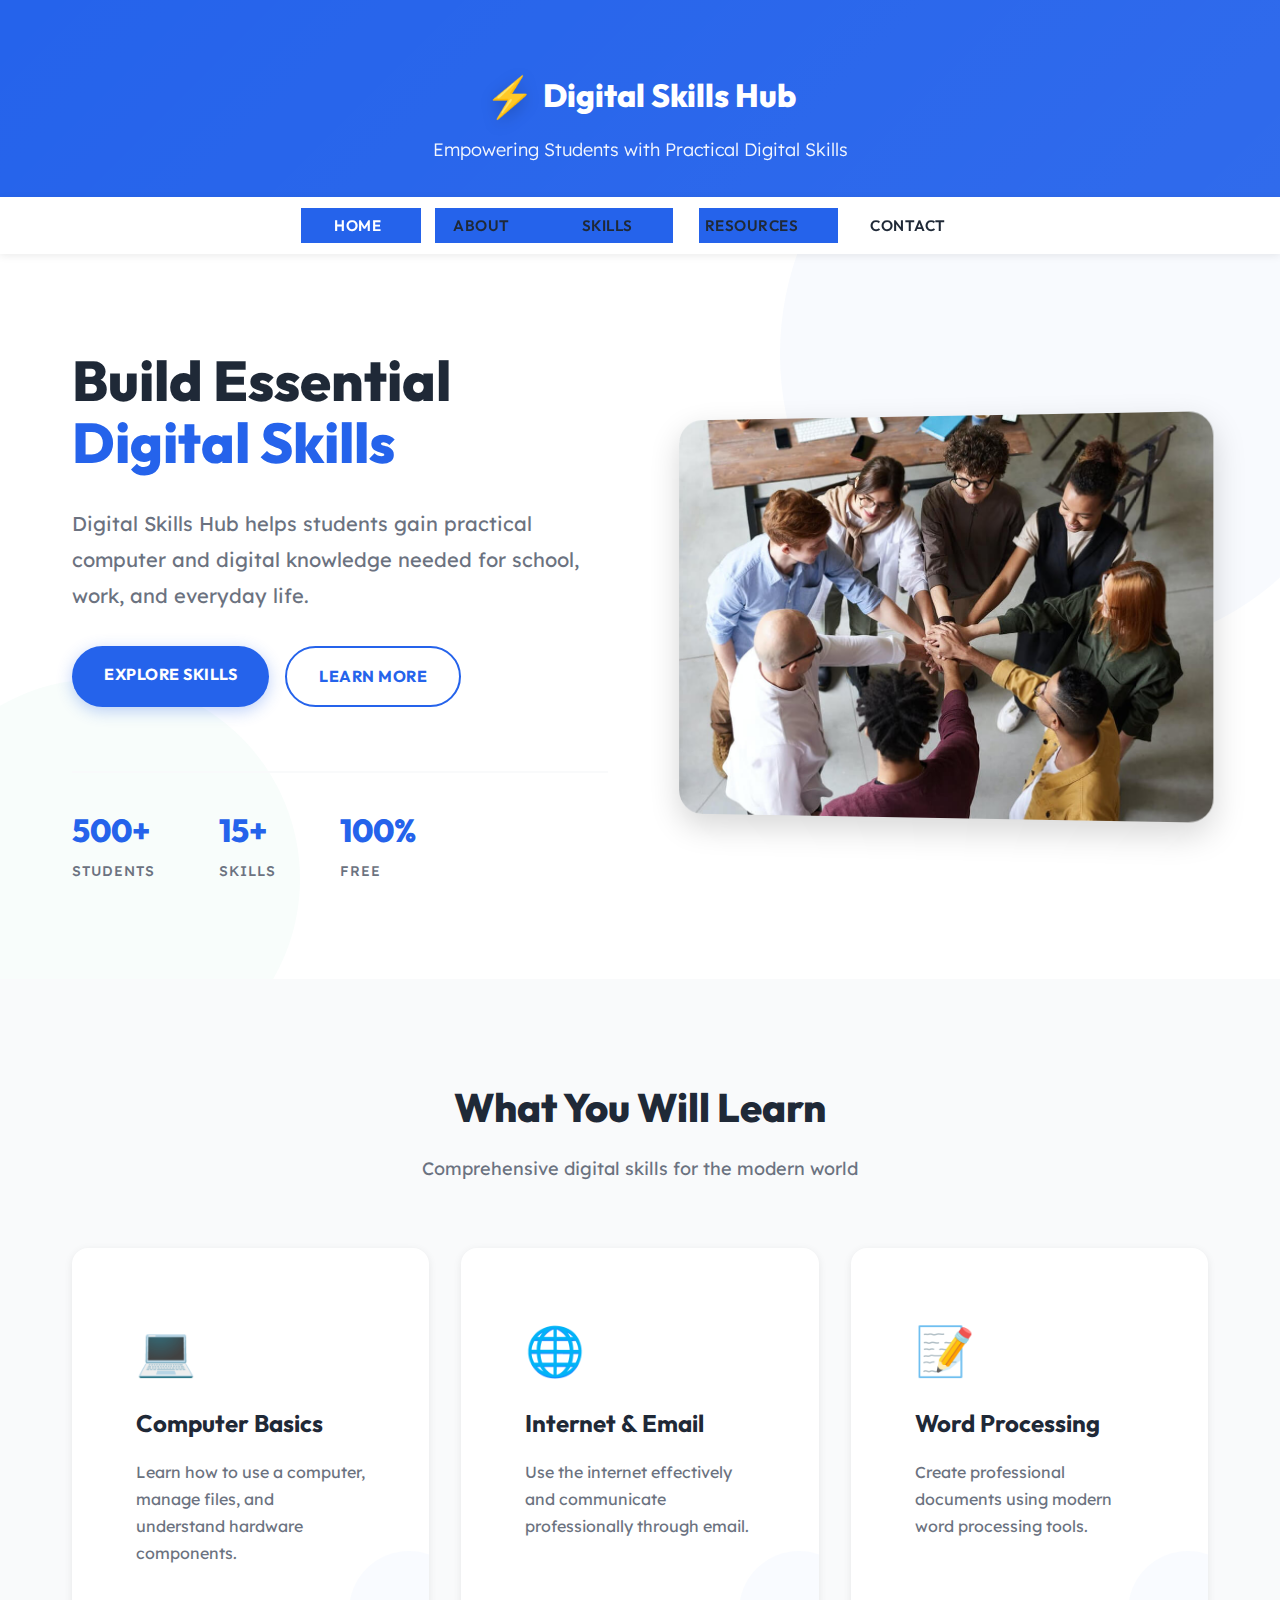
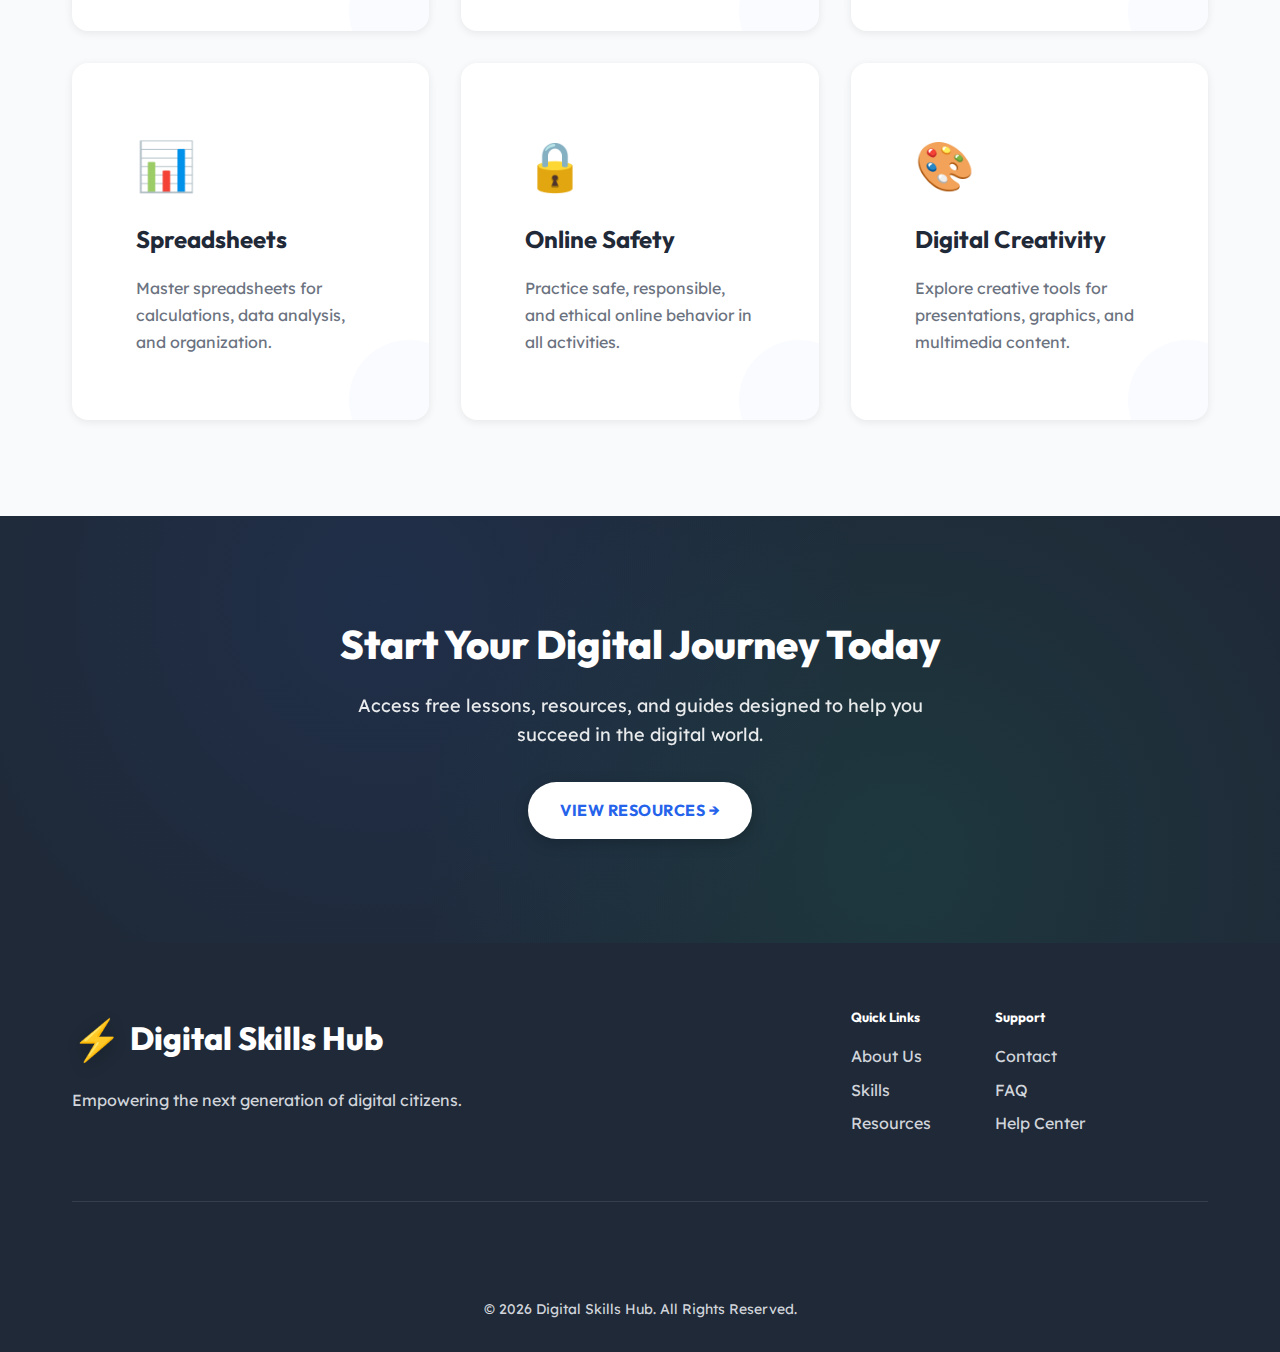
<file: index.html>
<!DOCTYPE html>
<html lang="en">
<head>
    <meta charset="UTF-8">
    <meta name="viewport" content="width=device-width, initial-scale=1.0">
    <title>Digital Skills Hub | Empowering Your Digital Future</title>
    <link rel="stylesheet" href="style.css">
    <link rel="preconnect" href="https://fonts.googleapis.com">
    <link rel="preconnect" href="https://fonts.gstatic.com" crossorigin>
    <link href="https://fonts.googleapis.com/css2?family=Outfit:wght@400;600;700;800&family=Lexend:wght@300;400;500&display=swap" rel="stylesheet">
</head>
<body>

<!-- HEADER -->
<header class="site-header">
    <div class="container">
        <div class="logo">
            <span class="logo-icon">⚡</span>
            <span class="logo-text">Digital Skills Hub</span>
        </div>
        <p class="tagline">Empowering Students with Practical Digital Skills</p>
    </div>
</header>

<!-- NAVIGATION -->
<nav class="navbar">
    <div class="container">
        <ul class="nav-links">
            <li><a href="index.html" class="active">Home</a></li>
            <li><a href="about.html">About</a></li>
            <li><a href="skills.html">Skills</a></li>
            <li><a href="resources.html">Resources</a></li>
            <li><a href="contact.html">Contact</a></li>
        </ul>
    </div>
</nav>

<!-- MAIN CONTENT -->
<main>

    <!-- HERO SECTION -->
    <section class="hero">
        <div class="hero-bg-shapes"></div>
        <div class="container hero-grid">
            <div class="hero-text">
                <h2 class="hero-title">Build Essential <span class="highlight">Digital Skills</span></h2>
                <p class="hero-description">
                    Digital Skills Hub helps students gain practical computer and
                    digital knowledge needed for school, work, and everyday life.
                </p>
                <div class="hero-buttons">
                    <a href="skills.html" class="btn btn-primary">Explore Skills</a>
                    <a href="about.html" class="btn btn-secondary">Learn More</a>
                </div>
                <div class="hero-stats">
                    <div class="stat-item">
                        <span class="stat-number">500+</span>
                        <span class="stat-label">Students</span>
                    </div>
                    <div class="stat-item">
                        <span class="stat-number">15+</span>
                        <span class="stat-label">Skills</span>
                    </div>
                    <div class="stat-item">
                        <span class="stat-number">100%</span>
                        <span class="stat-label">Free</span>
                    </div>
                </div>
            </div>

            <div class="hero-image">
                <div class="image-frame">
                    <img src="image-one.jpg" alt="Students learning digital skills">
                    <div class="image-decoration"></div>
                </div>
            </div>
        </div>
    </section>

    <!-- FEATURES -->
    <section class="features">
        <div class="container">
            <div class="section-header">
                <h3 class="section-title">What You Will Learn</h3>
                <p class="section-subtitle">Comprehensive digital skills for the modern world</p>
            </div>

            <div class="feature-grid">
                <div class="card" style="--delay: 0.1s">
                    <div class="card-icon">💻</div>
                    <h4>Computer Basics</h4>
                    <p>Learn how to use a computer, manage files, and understand hardware components.</p>
                    <div class="card-decoration"></div>
                </div>

                <div class="card" style="--delay: 0.2s">
                    <div class="card-icon">🌐</div>
                    <h4>Internet & Email</h4>
                    <p>Use the internet effectively and communicate professionally through email.</p>
                    <div class="card-decoration"></div>
                </div>

                <div class="card" style="--delay: 0.3s">
                    <div class="card-icon">📝</div>
                    <h4>Word Processing</h4>
                    <p>Create professional documents using modern word processing tools.</p>
                    <div class="card-decoration"></div>
                </div>

                <div class="card" style="--delay: 0.4s">
                    <div class="card-icon">📊</div>
                    <h4>Spreadsheets</h4>
                    <p>Master spreadsheets for calculations, data analysis, and organization.</p>
                    <div class="card-decoration"></div>
                </div>

                <div class="card" style="--delay: 0.5s">
                    <div class="card-icon">🔒</div>
                    <h4>Online Safety</h4>
                    <p>Practice safe, responsible, and ethical online behavior in all activities.</p>
                    <div class="card-decoration"></div>
                </div>

                <div class="card" style="--delay: 0.6s">
                    <div class="card-icon">🎨</div>
                    <h4>Digital Creativity</h4>
                    <p>Explore creative tools for presentations, graphics, and multimedia content.</p>
                    <div class="card-decoration"></div>
                </div>
            </div>
        </div>
    </section>

    <!-- CALL TO ACTION -->
    <section class="cta">
        <div class="cta-bg"></div>
        <div class="container">
            <div class="cta-content">
                <h3 class="cta-title">Start Your Digital Journey Today</h3>
                <p class="cta-text">Access free lessons, resources, and guides designed to help you succeed in the digital world.</p>
                <a href="resources.html" class="btn btn-light">View Resources →</a>
            </div>
        </div>
    </section>

</main>

<!-- FOOTER -->
<footer class="site-footer">
    <div class="container">
        <div class="footer-content">
            <div class="footer-brand">
                <div class="logo">
                    <span class="logo-icon">⚡</span>
                    <span class="logo-text">Digital Skills Hub</span>
                </div>
                <p>Empowering the next generation of digital citizens.</p>
            </div>
            <div class="footer-links">
                <div class="footer-column">
                    <h5>Quick Links</h5>
                    <ul>
                        <li><a href="about.html">About Us</a></li>
                        <li><a href="skills.html">Skills</a></li>
                        <li><a href="resources.html">Resources</a></li>
                    </ul>
                </div>
                <div class="footer-column">
                    <h5>Support</h5>
                    <ul>
                        <li><a href="contact.html">Contact</a></li>
                        <li><a href="#">FAQ</a></li>
                        <li><a href="#">Help Center</a></li>
                    </ul>
                </div>
            </div>
        </div>
        <div class="footer-bottom">
            <p>&copy; 2026 Digital Skills Hub. All Rights Reserved.</p>
        </div>
    </div>
</footer>

</body>
</html>
</file>
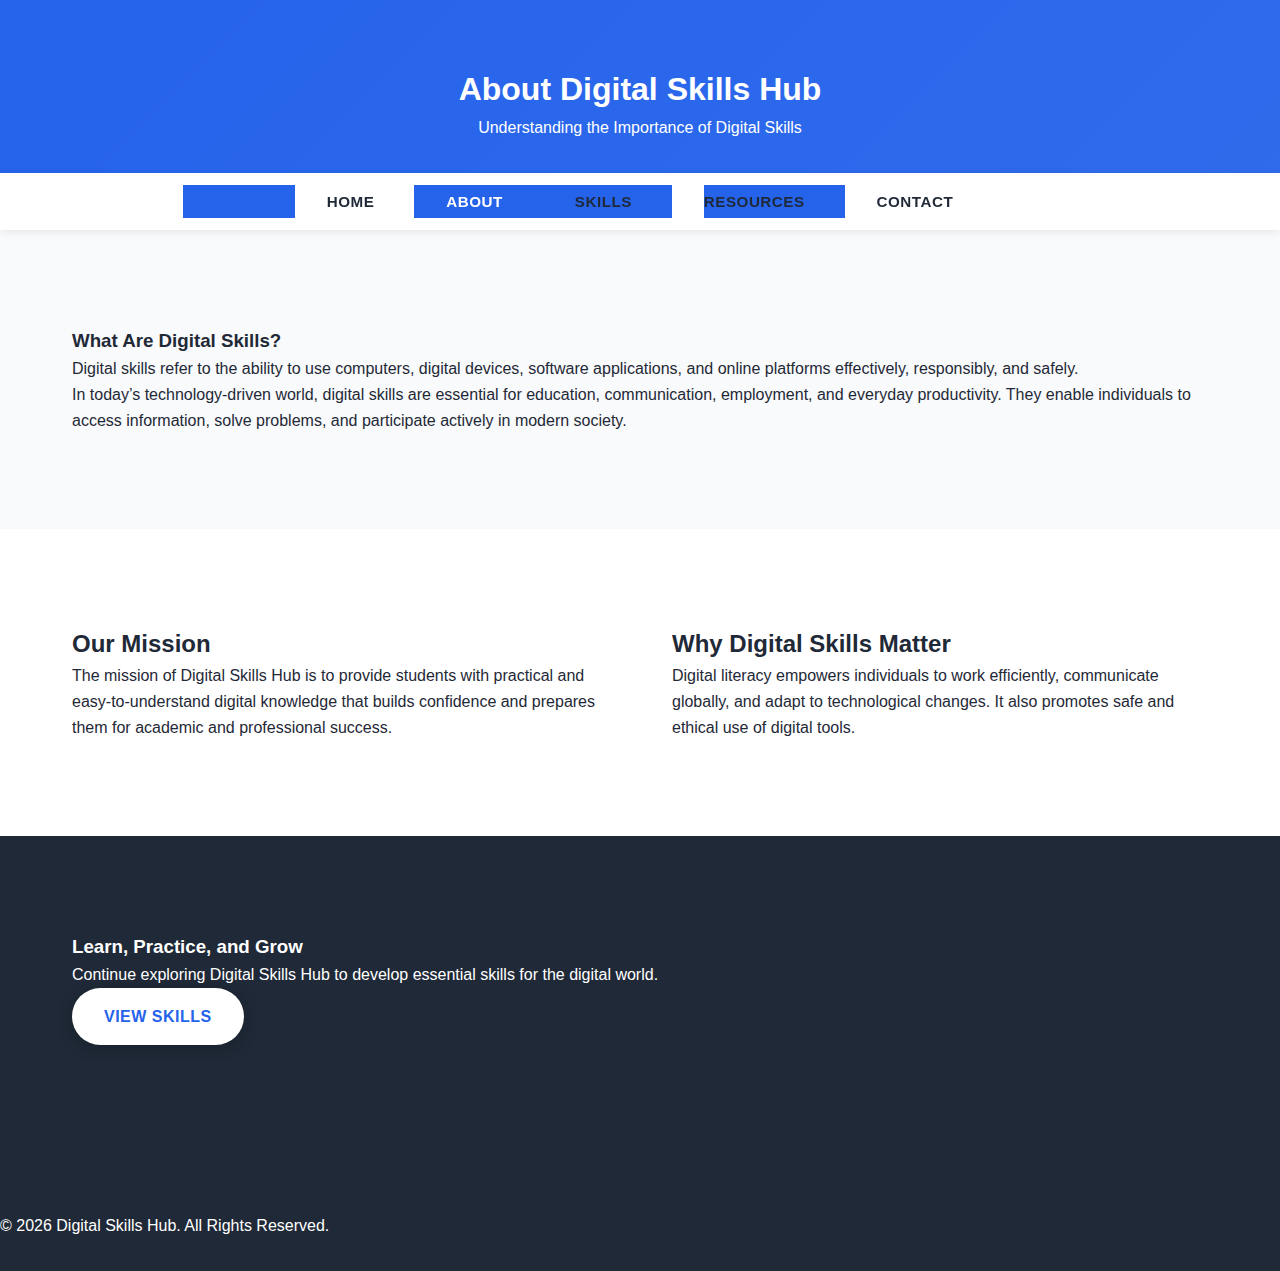
<file: about.html>
<!DOCTYPE html>
<html lang="en">
<head>
    <meta charset="UTF-8">
    <title>About | Digital Skills Hub</title>
    <link rel="stylesheet" href="style.css">
</head>
<body>

<!-- HEADER -->
<header class="site-header">
    <div class="container">
        <h1>About Digital Skills Hub</h1>
        <p>Understanding the Importance of Digital Skills</p>
    </div>
</header>

<!-- NAVIGATION -->
<nav class="navbar">
    <div class="container">
        <ul class="nav-links">
            <li><a href="index.html">Home</a></li>
            <li><a href="about.html" class="active">About</a></li>
            <li><a href="skills.html">Skills</a></li>
            <li><a href="resources.html">Resources</a></li>
            <li><a href="contact.html">Contact</a></li>
        </ul>
    </div>
</nav>

<!-- MAIN CONTENT -->
<main>

    <!-- ABOUT INTRO -->
    <section class="features">
        <div class="container">
            <h3>What Are Digital Skills?</h3>

            <p>
                Digital skills refer to the ability to use computers, digital devices,
                software applications, and online platforms effectively, responsibly,
                and safely.
            </p>

            <p>
                In today’s technology-driven world, digital skills are essential for
                education, communication, employment, and everyday productivity.
                They enable individuals to access information, solve problems, and
                participate actively in modern society.
            </p>
        </div>
    </section>

    <!-- MISSION SECTION -->
    <section class="hero">
        <div class="container hero-grid">
            <div class="hero-text">
                <h2>Our Mission</h2>
                <p>
                    The mission of Digital Skills Hub is to provide students with
                    practical and easy-to-understand digital knowledge that builds
                    confidence and prepares them for academic and professional success.
                </p>
            </div>

            <div class="hero-text">
                <h2>Why Digital Skills Matter</h2>
                <p>
                    Digital literacy empowers individuals to work efficiently,
                    communicate globally, and adapt to technological changes.
                    It also promotes safe and ethical use of digital tools.
                </p>
            </div>
        </div>
    </section>

    <!-- CTA -->
    <section class="cta">
        <div class="container">
            <h3>Learn, Practice, and Grow</h3>
            <p>
                Continue exploring Digital Skills Hub to develop essential skills
                for the digital world.
            </p>
            <a href="skills.html" class="btn btn-light">View Skills</a>
        </div>
    </section>

</main>

<!-- FOOTER -->
<footer class="site-footer">
    <p>&copy; 2026 Digital Skills Hub. All Rights Reserved.</p>
</footer>

</body>
</html>
</file>
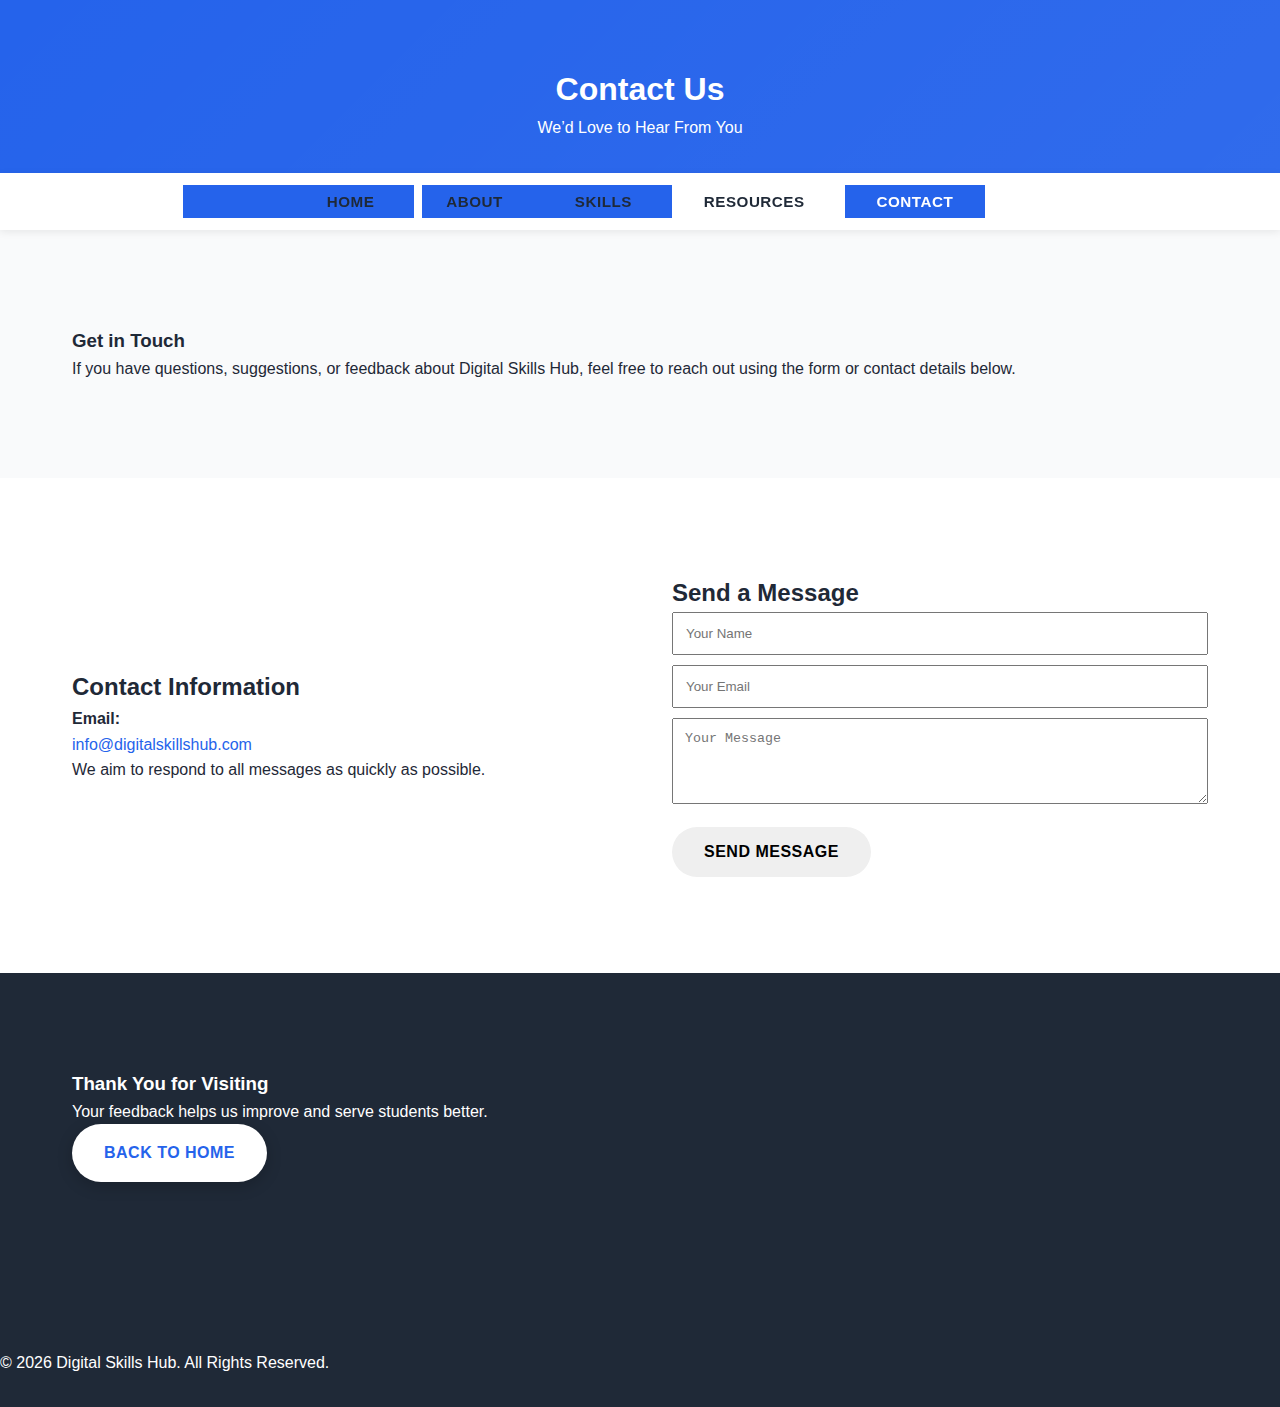
<file: contact.html>
<!DOCTYPE html>
<html lang="en">
<head>
    <meta charset="UTF-8">
    <title>Contact | Digital Skills Hub</title>
    <link rel="stylesheet" href="style.css">
</head>
<body>

<!-- HEADER -->
<header class="site-header">
    <div class="container">
        <h1>Contact Us</h1>
        <p>We’d Love to Hear From You</p>
    </div>
</header>

<!-- NAVIGATION -->
<nav class="navbar">
    <div class="container">
        <ul class="nav-links">
            <li><a href="index.html">Home</a></li>
            <li><a href="about.html">About</a></li>
            <li><a href="skills.html">Skills</a></li>
            <li><a href="resources.html">Resources</a></li>
            <li><a href="contact.html" class="active">Contact</a></li>
        </ul>
    </div>
</nav>

<!-- MAIN CONTENT -->
<main>

    <!-- INTRO -->
    <section class="features">
        <div class="container">
            <h3>Get in Touch</h3>
            <p>
                If you have questions, suggestions, or feedback about Digital Skills Hub,
                feel free to reach out using the form or contact details below.
            </p>
        </div>
    </section>

    <!-- CONTACT DETAILS + FORM -->
    <section class="hero">
        <div class="container hero-grid">

            <!-- CONTACT INFO -->
            <div class="hero-text">
                <h2>Contact Information</h2>
                <p>
                    <strong>Email:</strong><br>
                    <a href="mailto:info@digitalskillshub.com" style="color:#2563eb; text-decoration:none;">
                        info@digitalskillshub.com
                    </a>
                </p>

                <p>
                    We aim to respond to all messages as quickly as possible.
                </p>
            </div>

            <!-- CONTACT FORM -->
            <div class="hero-text">
                <h2>Send a Message</h2>

                <form>
                    <p>
                        <input type="text" placeholder="Your Name" required
                               style="width:100%; padding:12px; margin-bottom:10px;">
                    </p>

                    <p>
                        <input type="email" placeholder="Your Email" required
                               style="width:100%; padding:12px; margin-bottom:10px;">
                    </p>

                    <p>
                        <textarea placeholder="Your Message" rows="4" required
                                  style="width:100%; padding:12px; margin-bottom:15px;"></textarea>
                    </p>

                    <button type="submit" class="btn">
                        Send Message
                    </button>
                </form>
            </div>

        </div>
    </section>

    <!-- CTA -->
    <section class="cta">
        <div class="container">
            <h3>Thank You for Visiting</h3>
            <p>
                Your feedback helps us improve and serve students better.
            </p>
            <a href="index.html" class="btn btn-light">Back to Home</a>
        </div>
    </section>

</main>

<!-- FOOTER -->
<footer class="site-footer">
    <p>&copy; 2026 Digital Skills Hub. All Rights Reserved.</p>
</footer>

</body>
</html>
</file>
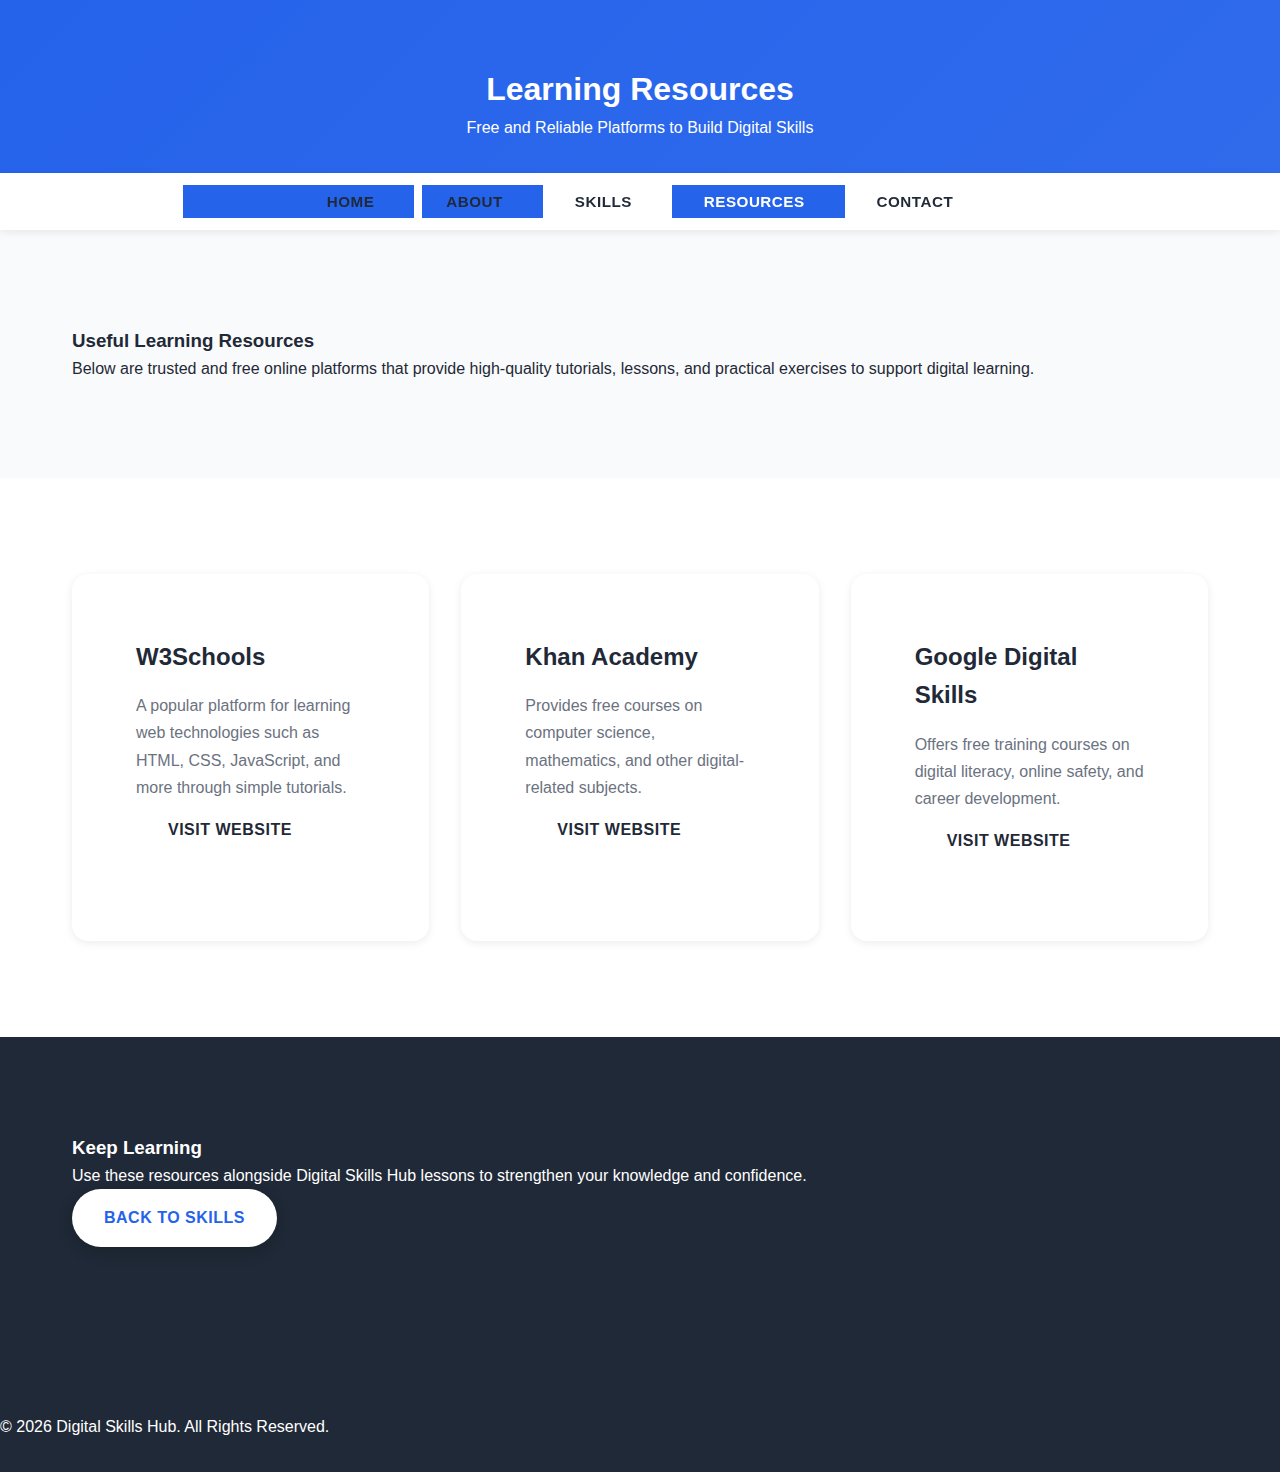
<file: resources.html>
<!DOCTYPE html>
<html lang="en">
<head>
    <meta charset="UTF-8">
    <title>Resources | Digital Skills Hub</title>
    <link rel="stylesheet" href="style.css">
</head>
<body>

<!-- HEADER -->
<header class="site-header">
    <div class="container">
        <h1>Learning Resources</h1>
        <p>Free and Reliable Platforms to Build Digital Skills</p>
    </div>
</header>

<!-- NAVIGATION -->
<nav class="navbar">
    <div class="container">
        <ul class="nav-links">
            <li><a href="index.html">Home</a></li>
            <li><a href="about.html">About</a></li>
            <li><a href="skills.html">Skills</a></li>
            <li><a href="resources.html" class="active">Resources</a></li>
            <li><a href="contact.html">Contact</a></li>
        </ul>
    </div>
</nav>

<!-- MAIN CONTENT -->
<main>

    <!-- INTRO -->
    <section class="features">
        <div class="container">
            <h3>Useful Learning Resources</h3>
            <p>
                Below are trusted and free online platforms that provide high-quality
                tutorials, lessons, and practical exercises to support digital learning.
            </p>
        </div>
    </section>

    <!-- RESOURCES GRID -->
    <section class="hero">
        <div class="container">
            <div class="feature-grid">

                <div class="card">
                    <h4>W3Schools</h4>
                    <p>
                        A popular platform for learning web technologies such as HTML,
                        CSS, JavaScript, and more through simple tutorials.
                    </p>
                    <a href="https://www.w3schools.com" target="_blank" class="btn">
                        Visit Website
                    </a>
                </div>

                <div class="card">
                    <h4>Khan Academy</h4>
                    <p>
                        Provides free courses on computer science, mathematics,
                        and other digital-related subjects.
                    </p>
                    <a href="https://www.khanacademy.org" target="_blank" class="btn">
                        Visit Website
                    </a>
                </div>

                <div class="card">
                    <h4>Google Digital Skills</h4>
                    <p>
                        Offers free training courses on digital literacy, online safety,
                        and career development.
                    </p>
                    <a href="https://learndigital.withgoogle.com" target="_blank" class="btn">
                        Visit Website
                    </a>
                </div>

            </div>
        </div>
    </section>

    <!-- CTA -->
    <section class="cta">
        <div class="container">
            <h3>Keep Learning</h3>
            <p>
                Use these resources alongside Digital Skills Hub lessons to
                strengthen your knowledge and confidence.
            </p>
            <a href="skills.html" class="btn btn-light">Back to Skills</a>
        </div>
    </section>

</main>

<!-- FOOTER -->
<footer class="site-footer">
    <p>&copy; 2026 Digital Skills Hub. All Rights Reserved.</p>
</footer>

</body>
</html>
</file>
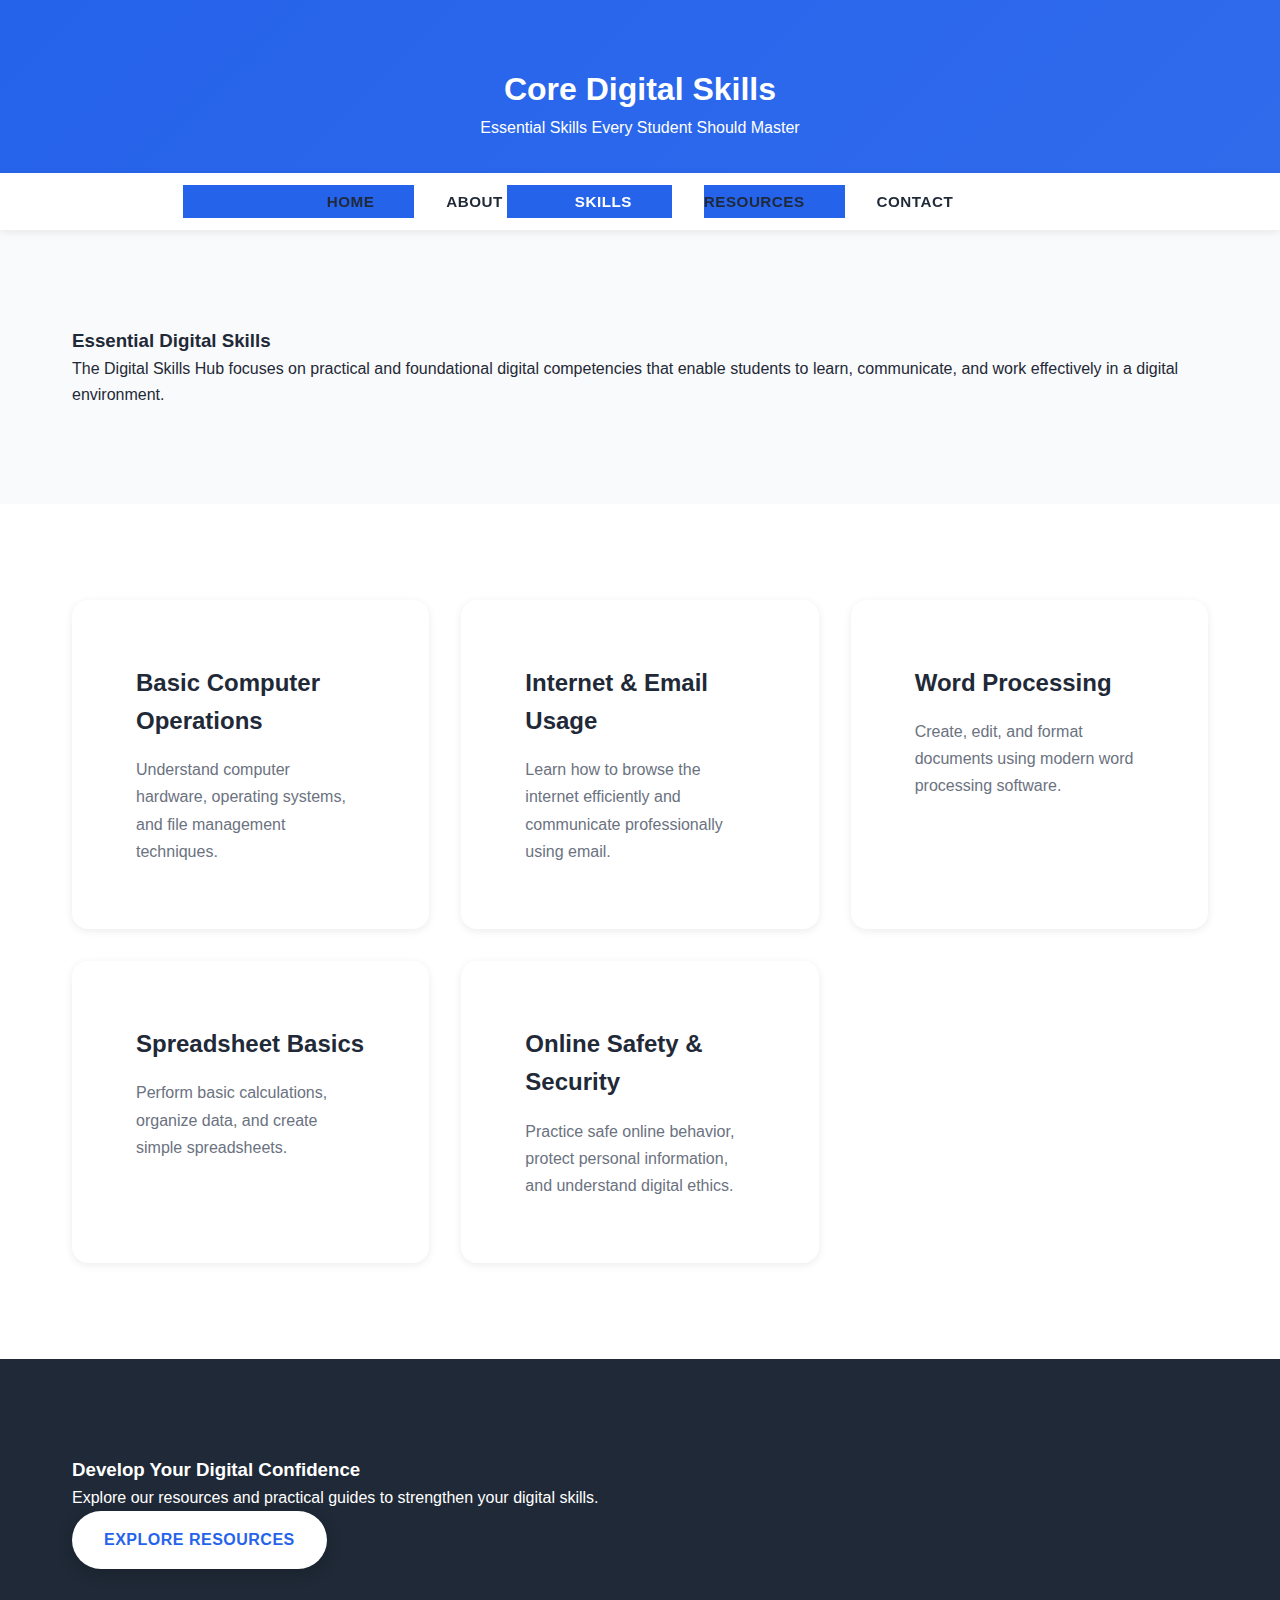
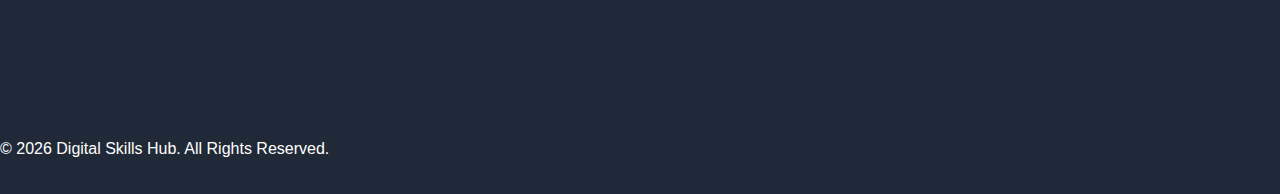
<file: skills.html>
<!DOCTYPE html>
<html lang="en">
<head>
    <meta charset="UTF-8">
    <title>Skills | Digital Skills Hub</title>
    <link rel="stylesheet" href="style.css">
</head>
<body>

<!-- HEADER -->
<header class="site-header">
    <div class="container">
        <h1>Core Digital Skills</h1>
        <p>Essential Skills Every Student Should Master</p>
    </div>
</header>

<!-- NAVIGATION -->
<nav class="navbar">
    <div class="container">
        <ul class="nav-links">
            <li><a href="index.html">Home</a></li>
            <li><a href="about.html">About</a></li>
            <li><a href="skills.html" class="active">Skills</a></li>
            <li><a href="resources.html">Resources</a></li>
            <li><a href="contact.html">Contact</a></li>
        </ul>
    </div>
</nav>

<!-- MAIN CONTENT -->
<main>

    <!-- INTRO -->
    <section class="features">
        <div class="container">
            <h3>Essential Digital Skills</h3>
            <p>
                The Digital Skills Hub focuses on practical and foundational digital
                competencies that enable students to learn, communicate, and work
                effectively in a digital environment.
            </p>
        </div>
    </section>

    <!-- SKILLS GRID -->
    <section class="hero">
        <div class="container">
            <div class="feature-grid">

                <div class="card">
                    <h4>Basic Computer Operations</h4>
                    <p>
                        Understand computer hardware, operating systems, and file
                        management techniques.
                    </p>
                </div>

                <div class="card">
                    <h4>Internet & Email Usage</h4>
                    <p>
                        Learn how to browse the internet efficiently and communicate
                        professionally using email.
                    </p>
                </div>

                <div class="card">
                    <h4>Word Processing</h4>
                    <p>
                        Create, edit, and format documents using modern word
                        processing software.
                    </p>
                </div>

                <div class="card">
                    <h4>Spreadsheet Basics</h4>
                    <p>
                        Perform basic calculations, organize data, and create simple
                        spreadsheets.
                    </p>
                </div>

                <div class="card">
                    <h4>Online Safety & Security</h4>
                    <p>
                        Practice safe online behavior, protect personal information,
                        and understand digital ethics.
                    </p>
                </div>

            </div>
        </div>
    </section>

    <!-- CTA -->
    <section class="cta">
        <div class="container">
            <h3>Develop Your Digital Confidence</h3>
            <p>
                Explore our resources and practical guides to strengthen your digital skills.
            </p>
            <a href="resources.html" class="btn btn-light">Explore Resources</a>
        </div>
    </section>

</main>

<!-- FOOTER -->
<footer class="site-footer">
    <p>&copy; 2026 Digital Skills Hub. All Rights Reserved.</p>
</footer>

</body>
</html>
</file>
<file: style.css>
/* ===================================
   DIGITAL SKILLS HUB - MODERN CSS
   =================================== */

/* --- CSS VARIABLES --- */
:root {
    /* Colors - Clean & Simple Theme */
    --primary-color: #2563eb;
    --primary-dark: #1d4ed8;
    --primary-light: #60a5fa;
    --secondary-color: #10b981;
    --secondary-dark: #059669;
    --accent-color: #f59e0b;
    --accent-light: #fbbf24;
    
    /* Neutrals */
    --dark: #1f2937;
    --dark-light: #374151;
    --gray: #6b7280;
    --gray-light: #d1d5db;
    --light: #f9fafb;
    --white: #ffffff;
    
    /* Gradients */
    --gradient-primary: linear-gradient(135deg, #3b82f6 0%, #2563eb 100%);
    --gradient-secondary: linear-gradient(135deg, #10b981 0%, #059669 100%);
    --gradient-accent: linear-gradient(135deg, #dbeafe 0%, #bfdbfe 100%);
    --gradient-hero: linear-gradient(135deg, #eff6ff 0%, #dbeafe 100%);
    
    /* Typography */
    --font-display: 'Outfit', sans-serif;
    --font-body: 'Lexend', sans-serif;
    
    /* Spacing */
    --spacing-xs: 0.5rem;
    --spacing-sm: 1rem;
    --spacing-md: 2rem;
    --spacing-lg: 4rem;
    --spacing-xl: 6rem;
    
    /* Effects */
    --shadow-sm: 0 2px 8px rgba(0, 0, 0, 0.08);
    --shadow-md: 0 4px 16px rgba(0, 0, 0, 0.12);
    --shadow-lg: 0 12px 32px rgba(0, 0, 0, 0.16);
    --shadow-glow: 0 0 32px rgba(99, 102, 241, 0.3);
    
    /* Border Radius */
    --radius-sm: 8px;
    --radius-md: 16px;
    --radius-lg: 24px;
    --radius-full: 999px;
    
    /* Transitions */
    --transition-fast: 0.2s ease;
    --transition-base: 0.3s ease;
    --transition-slow: 0.5s ease;
}

/* --- RESET & BASE --- */
* {
    margin: 0;
    padding: 0;
    box-sizing: border-box;
}

html {
    scroll-behavior: smooth;
}

body {
    font-family: var(--font-body);
    font-size: 16px;
    line-height: 1.6;
    color: var(--dark);
    background: var(--white);
    overflow-x: hidden;
}

img {
    max-width: 100%;
    height: auto;
    display: block;
}

a {
    text-decoration: none;
    color: inherit;
    transition: var(--transition-base);
}

ul {
    list-style: none;
}

/* --- CONTAINER --- */
.container {
    max-width: 1200px;
    margin: 0 auto;
    padding: 0 var(--spacing-md);
}

/* ===================================
   HEADER
   =================================== */
.site-header {
    background: var(--primary-color);
    color: var(--white);
    padding: var(--spacing-lg) 0 var(--spacing-md);
    text-align: center;
    position: relative;
    overflow: hidden;
}

.site-header::before {
    content: '';
    position: absolute;
    top: 0;
    left: 0;
    right: 0;
    bottom: 0;
    background: linear-gradient(135deg, transparent 0%, rgba(255, 255, 255, 0.05) 100%);
    pointer-events: none;
}

.site-header .container {
    position: relative;
    z-index: 1;
}

.logo {
    display: inline-flex;
    align-items: center;
    gap: var(--spacing-xs);
    font-family: var(--font-display);
    font-weight: 800;
    font-size: 2rem;
    margin-bottom: var(--spacing-xs);
    animation: fadeInDown 0.8s ease;
}

.logo-icon {
    font-size: 2.5rem;
    filter: drop-shadow(0 4px 8px rgba(0, 0, 0, 0.2));
    animation: pulse 2s ease-in-out infinite;
}

@keyframes pulse {
    0%, 100% { transform: scale(1); }
    50% { transform: scale(1.1); }
}

.logo-text {
    color: var(--white);
}

.tagline {
    font-size: 1.125rem;
    font-weight: 300;
    opacity: 0.95;
    animation: fadeInUp 0.8s ease 0.2s both;
}

/* ===================================
   NAVIGATION
   =================================== */
.navbar {
    background: var(--white);
    box-shadow: var(--shadow-sm);
    position: sticky;
    top: 0;
    z-index: 1000;
    transition: var(--transition-base);
}

.navbar:hover {
    box-shadow: var(--shadow-md);
}

.nav-links {
    display: flex;
    justify-content: center;
    align-items: center;
    gap: var(--spacing-xs);
    padding: var(--spacing-sm) 0;
    flex-wrap: wrap;
}

.nav-links a {
    padding: var(--spacing-xs) var(--spacing-md);
    border-radius: var(--radius-full);
    font-family: var(--font-display);
    font-weight: 600;
    font-size: 0.95rem;
    text-transform: uppercase;
    letter-spacing: 0.5px;
    position: relative;
    overflow: hidden;
}

.nav-links a::before {
    content: '';
    position: absolute;
    top: 0;
    left: -100%;
    width: 100%;
    height: 100%;
    background: var(--primary-color);
    transition: var(--transition-base);
    z-index: -1;
}

.nav-links a:hover::before,
.nav-links a.active::before {
    left: 0;
}

.nav-links a:hover,
.nav-links a.active {
    color: var(--white);
    transform: translateY(-2px);
}

/* ===================================
   HERO SECTION
   =================================== */
.hero {
    padding: var(--spacing-xl) 0;
    position: relative;
    overflow: hidden;
    background: var(--white);
}

.hero-bg-shapes {
    position: absolute;
    top: 0;
    left: 0;
    right: 0;
    bottom: 0;
    overflow: hidden;
    z-index: 0;
}

.hero-bg-shapes::before,
.hero-bg-shapes::after {
    content: '';
    position: absolute;
    border-radius: 50%;
    opacity: 0.03;
}

.hero-bg-shapes::before {
    width: 600px;
    height: 600px;
    background: var(--primary-color);
    top: -200px;
    right: -100px;
    animation: float 20s ease-in-out infinite;
}

.hero-bg-shapes::after {
    width: 400px;
    height: 400px;
    background: var(--secondary-color);
    bottom: -100px;
    left: -100px;
    animation: float 15s ease-in-out infinite reverse;
}

@keyframes float {
    0%, 100% { transform: translate(0, 0) rotate(0deg); }
    50% { transform: translate(30px, 30px) rotate(180deg); }
}

.hero-grid {
    display: grid;
    grid-template-columns: 1fr 1fr;
    gap: var(--spacing-lg);
    align-items: center;
    position: relative;
    z-index: 1;
}

.hero-text {
    animation: fadeInLeft 1s ease;
}

.hero-title {
    font-family: var(--font-display);
    font-size: 3.5rem;
    font-weight: 800;
    line-height: 1.1;
    margin-bottom: var(--spacing-md);
    color: var(--dark);
}

.hero-title .highlight {
    color: var(--primary-color);
    position: relative;
    display: inline-block;
}

.hero-title .highlight::after {
    content: '';
    position: absolute;
    bottom: 0;
    left: 0;
    right: 0;
    height: 3px;
    background: var(--primary-color);
    transform: scaleX(0);
    transform-origin: left;
    animation: scaleIn 0.8s ease 0.5s forwards;
}

@keyframes scaleIn {
    to { transform: scaleX(1); }
}

.hero-description {
    font-size: 1.25rem;
    color: var(--gray);
    margin-bottom: var(--spacing-md);
    line-height: 1.8;
}

.hero-buttons {
    display: flex;
    gap: var(--spacing-sm);
    margin-bottom: var(--spacing-lg);
    flex-wrap: wrap;
}

.hero-stats {
    display: flex;
    gap: var(--spacing-lg);
    padding-top: var(--spacing-md);
    border-top: 2px solid var(--light);
}

.stat-item {
    display: flex;
    flex-direction: column;
    gap: 0.25rem;
}

.stat-number {
    font-family: var(--font-display);
    font-size: 2rem;
    font-weight: 800;
    color: var(--primary-color);
}

.stat-label {
    font-size: 0.875rem;
    color: var(--gray);
    text-transform: uppercase;
    letter-spacing: 1px;
    font-weight: 500;
}

.hero-image {
    animation: fadeInRight 1s ease;
}

.image-frame {
    position: relative;
    border-radius: var(--radius-lg);
    overflow: hidden;
    box-shadow: var(--shadow-lg);
    transform: perspective(1000px) rotateY(-5deg);
    transition: var(--transition-slow);
}

.image-frame:hover {
    transform: perspective(1000px) rotateY(0deg) scale(1.02);
    box-shadow: var(--shadow-glow);
}

.image-frame img {
    width: 100%;
    height: auto;
    display: block;
}

.image-decoration {
    position: absolute;
    top: -20px;
    right: -20px;
    width: 200px;
    height: 200px;
    background: var(--primary-light);
    border-radius: 50%;
    opacity: 0.15;
    filter: blur(40px);
    z-index: -1;
}

/* ===================================
   FEATURES SECTION
   =================================== */
.features {
    padding: var(--spacing-xl) 0;
    background: var(--light);
    position: relative;
}

.section-header {
    text-align: center;
    margin-bottom: var(--spacing-lg);
    animation: fadeInUp 0.8s ease;
}

.section-title {
    font-family: var(--font-display);
    font-size: 2.5rem;
    font-weight: 800;
    margin-bottom: var(--spacing-sm);
    color: var(--dark);
}

.section-subtitle {
    font-size: 1.125rem;
    color: var(--gray);
}

.feature-grid {
    display: grid;
    grid-template-columns: repeat(auto-fit, minmax(300px, 1fr));
    gap: var(--spacing-md);
}

.card {
    background: var(--white);
    padding: var(--spacing-lg);
    border-radius: var(--radius-md);
    box-shadow: var(--shadow-sm);
    position: relative;
    overflow: hidden;
    transition: var(--transition-base);
    animation: fadeInUp 0.6s ease var(--delay) both;
}

.card::before {
    content: '';
    position: absolute;
    top: 0;
    left: 0;
    right: 0;
    height: 3px;
    background: var(--primary-color);
    transform: scaleX(0);
    transform-origin: left;
    transition: var(--transition-base);
}

.card:hover::before {
    transform: scaleX(1);
}

.card:hover {
    transform: translateY(-8px);
    box-shadow: var(--shadow-lg);
}

.card-icon {
    font-size: 3rem;
    margin-bottom: var(--spacing-sm);
    display: inline-block;
    animation: bounce 2s ease-in-out infinite;
}

@keyframes bounce {
    0%, 100% { transform: translateY(0); }
    50% { transform: translateY(-10px); }
}

.card h4 {
    font-family: var(--font-display);
    font-size: 1.5rem;
    font-weight: 700;
    margin-bottom: var(--spacing-sm);
    color: var(--dark);
}

.card p {
    color: var(--gray);
    line-height: 1.7;
}

.card-decoration {
    position: absolute;
    bottom: -40px;
    right: -40px;
    width: 120px;
    height: 120px;
    background: var(--primary-light);
    border-radius: 50%;
    opacity: 0.04;
    transition: var(--transition-base);
}

.card:hover .card-decoration {
    opacity: 0.08;
    transform: scale(1.2);
}

/* ===================================
   CTA SECTION
   =================================== */
.cta {
    padding: var(--spacing-xl) 0;
    position: relative;
    overflow: hidden;
    background: var(--dark);
    color: var(--white);
}

.cta-bg {
    position: absolute;
    top: 0;
    left: 0;
    right: 0;
    bottom: 0;
    background: 
        radial-gradient(circle at 30% 20%, rgba(37, 99, 235, 0.1) 0%, transparent 50%),
        radial-gradient(circle at 70% 80%, rgba(16, 185, 129, 0.1) 0%, transparent 50%);
    animation: gradientShift 10s ease infinite;
}

@keyframes gradientShift {
    0%, 100% { opacity: 1; }
    50% { opacity: 0.8; }
}

.cta-content {
    text-align: center;
    position: relative;
    z-index: 1;
    animation: fadeInUp 0.8s ease;
}

.cta-title {
    font-family: var(--font-display);
    font-size: 2.5rem;
    font-weight: 800;
    margin-bottom: var(--spacing-sm);
}

.cta-text {
    font-size: 1.125rem;
    margin-bottom: var(--spacing-md);
    opacity: 0.9;
    max-width: 600px;
    margin-left: auto;
    margin-right: auto;
}

/* ===================================
   BUTTONS
   =================================== */
.btn {
    display: inline-block;
    padding: 1rem 2rem;
    border-radius: var(--radius-full);
    font-family: var(--font-display);
    font-weight: 700;
    font-size: 1rem;
    text-transform: uppercase;
    letter-spacing: 0.5px;
    cursor: pointer;
    border: none;
    transition: var(--transition-base);
    position: relative;
    overflow: hidden;
    z-index: 1;
}

.btn::before {
    content: '';
    position: absolute;
    top: 50%;
    left: 50%;
    width: 0;
    height: 0;
    border-radius: 50%;
    background: rgba(255, 255, 255, 0.3);
    transform: translate(-50%, -50%);
    transition: width 0.6s ease, height 0.6s ease;
    z-index: -1;
}

.btn:hover::before {
    width: 300px;
    height: 300px;
}

.btn-primary {
    background: var(--primary-color);
    color: var(--white);
    box-shadow: 0 4px 16px rgba(37, 99, 235, 0.3);
}

.btn-primary:hover {
    background: var(--primary-dark);
    transform: translateY(-2px);
    box-shadow: 0 8px 24px rgba(37, 99, 235, 0.4);
}

.btn-secondary {
    background: transparent;
    color: var(--primary-color);
    border: 2px solid var(--primary-color);
}

.btn-secondary:hover {
    background: var(--primary-color);
    color: var(--white);
    transform: translateY(-2px);
}

.btn-light {
    background: var(--white);
    color: var(--primary-color);
    box-shadow: 0 4px 16px rgba(0, 0, 0, 0.2);
}

.btn-light:hover {
    transform: translateY(-2px);
    box-shadow: 0 8px 24px rgba(0, 0, 0, 0.3);
}

/* ===================================
   FOOTER
   =================================== */
.site-footer {
    background: var(--dark);
    color: var(--white);
    padding: var(--spacing-lg) 0 var(--spacing-md);
}

.footer-content {
    display: grid;
    grid-template-columns: 2fr 1fr;
    gap: var(--spacing-lg);
    margin-bottom: var(--spacing-lg);
    padding-bottom: var(--spacing-lg);
    border-bottom: 1px solid rgba(255, 255, 255, 0.1);
}

.footer-brand .logo {
    margin-bottom: var(--spacing-sm);
}

.footer-brand p {
    color: var(--gray-light);
    line-height: 1.7;
}

.footer-links {
    display: flex;
    gap: var(--spacing-lg);
}

.footer-column h5 {
    font-family: var(--font-display);
    font-weight: 700;
    margin-bottom: var(--spacing-sm);
    color: var(--white);
}

.footer-column ul {
    display: flex;
    flex-direction: column;
    gap: 0.5rem;
}

.footer-column a {
    color: var(--gray-light);
    transition: var(--transition-fast);
}

.footer-column a:hover {
    color: var(--primary-light);
    padding-left: 0.5rem;
}

.footer-bottom {
    text-align: center;
    padding-top: var(--spacing-md);
}

.footer-bottom p {
    color: var(--gray-light);
    font-size: 0.875rem;
}

/* ===================================
   ANIMATIONS
   =================================== */
@keyframes fadeInUp {
    from {
        opacity: 0;
        transform: translateY(30px);
    }
    to {
        opacity: 1;
        transform: translateY(0);
    }
}

@keyframes fadeInDown {
    from {
        opacity: 0;
        transform: translateY(-30px);
    }
    to {
        opacity: 1;
        transform: translateY(0);
    }
}

@keyframes fadeInLeft {
    from {
        opacity: 0;
        transform: translateX(-30px);
    }
    to {
        opacity: 1;
        transform: translateX(0);
    }
}

@keyframes fadeInRight {
    from {
        opacity: 0;
        transform: translateX(30px);
    }
    to {
        opacity: 1;
        transform: translateX(0);
    }
}

/* ===================================
   RESPONSIVE DESIGN
   =================================== */
@media (max-width: 968px) {
    :root {
        --spacing-lg: 3rem;
        --spacing-xl: 4rem;
    }
    
    .hero-grid {
        grid-template-columns: 1fr;
        gap: var(--spacing-md);
    }
    
    .hero-title {
        font-size: 2.5rem;
    }
    
    .hero-image {
        order: -1;
    }
    
    .image-frame {
        transform: none;
    }
    
    .footer-content {
        grid-template-columns: 1fr;
    }
    
    .section-title {
        font-size: 2rem;
    }
}

@media (max-width: 640px) {
    .logo {
        font-size: 1.5rem;
    }
    
    .logo-icon {
        font-size: 2rem;
    }
    
    .tagline {
        font-size: 1rem;
    }
    
    .nav-links {
        gap: 0.25rem;
    }
    
    .nav-links a {
        padding: 0.5rem 1rem;
        font-size: 0.85rem;
    }
    
    .hero-title {
        font-size: 2rem;
    }
    
    .hero-description {
        font-size: 1rem;
    }
    
    .hero-buttons {
        flex-direction: column;
    }
    
    .btn {
        width: 100%;
        text-align: center;
    }
    
    .hero-stats {
        gap: var(--spacing-md);
    }
    
    .stat-number {
        font-size: 1.5rem;
    }
    
    .feature-grid {
        grid-template-columns: 1fr;
    }
    
    .section-title {
        font-size: 1.75rem;
    }
    
    .cta-title {
        font-size: 1.75rem;
    }
    
    .footer-links {
        flex-direction: column;
    }
}

/* ===================================
   ACCESSIBILITY
   =================================== */
@media (prefers-reduced-motion: reduce) {
    * {
        animation: none !important;
        transition: none !important;
    }
}

/* Focus styles for keyboard navigation */
a:focus,
button:focus,
.btn:focus {
    outline: 3px solid var(--primary-color);
    outline-offset: 2px;
}

/* Screen reader only class */
.sr-only {
    position: absolute;
    width: 1px;
    height: 1px;
    padding: 0;
    margin: -1px;
    overflow: hidden;
    clip: rect(0, 0, 0, 0);
    white-space: nowrap;
    border-width: 0;
}
</file>
